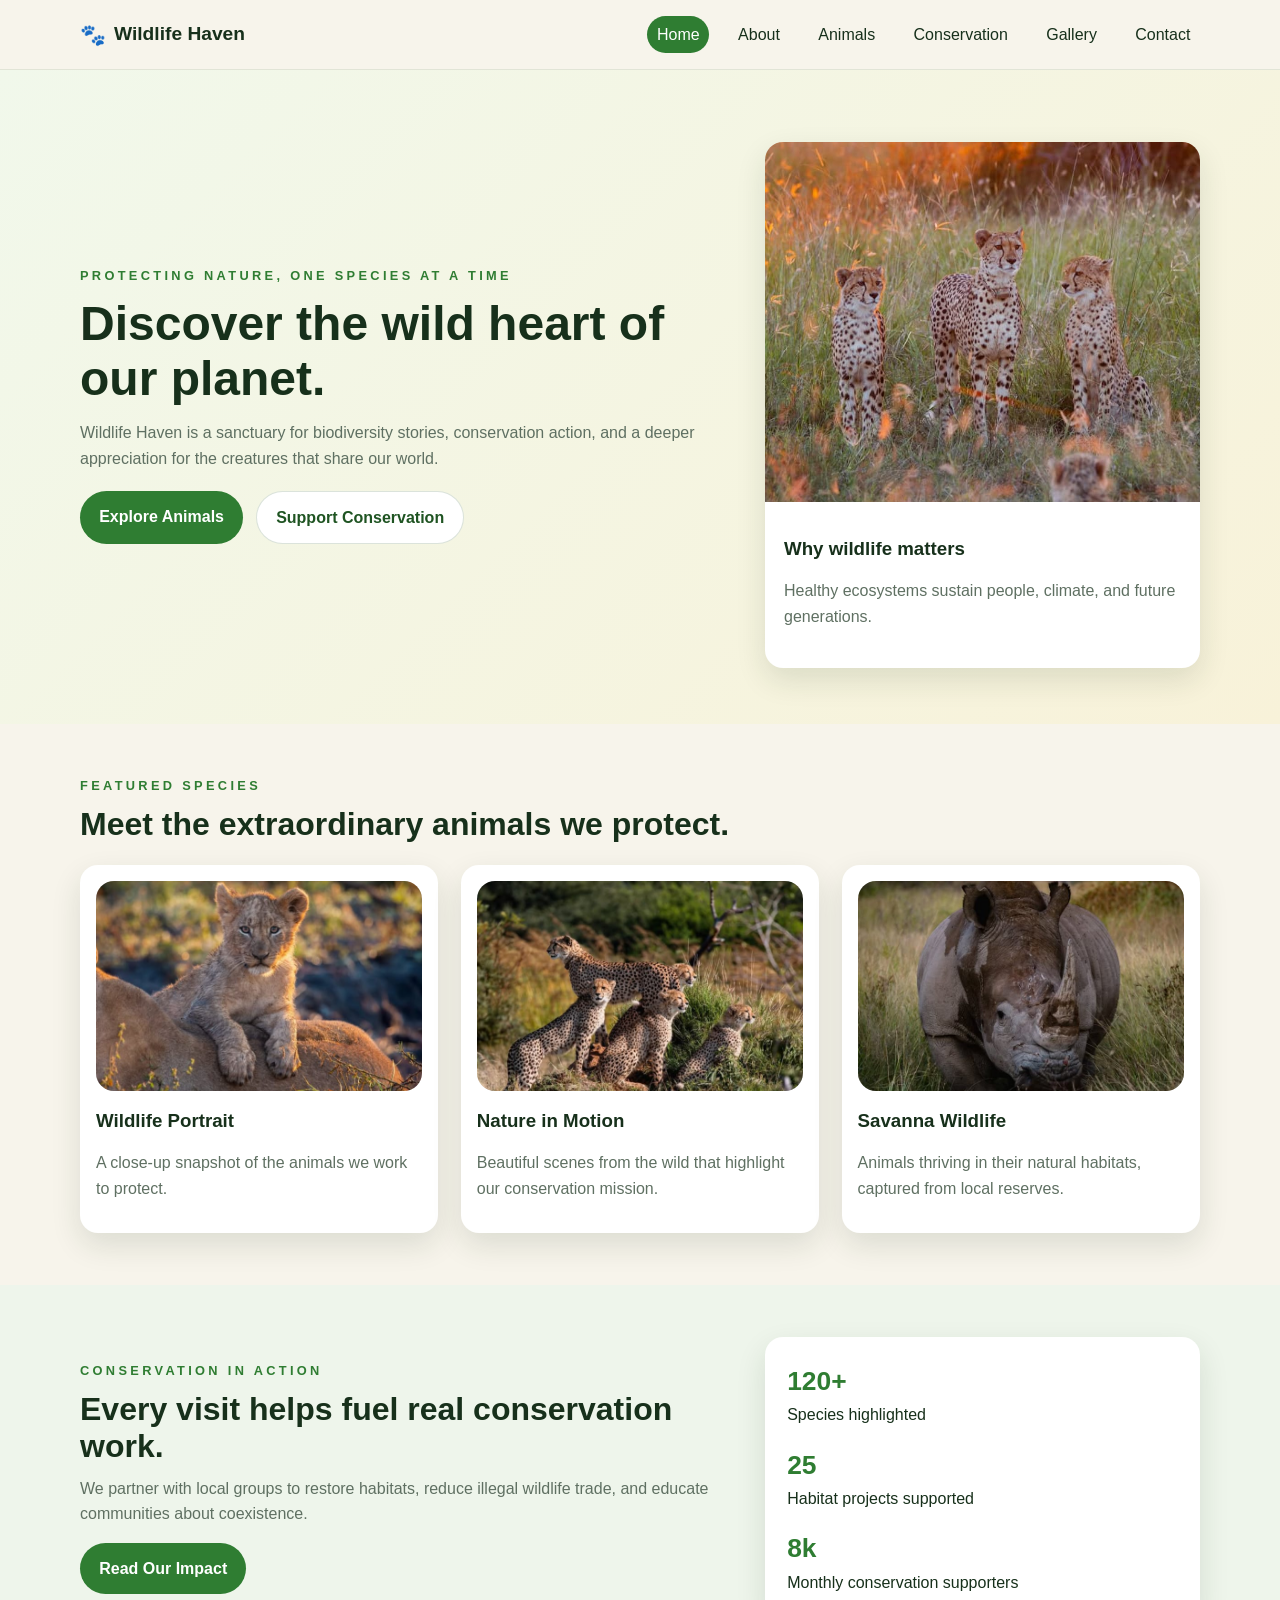
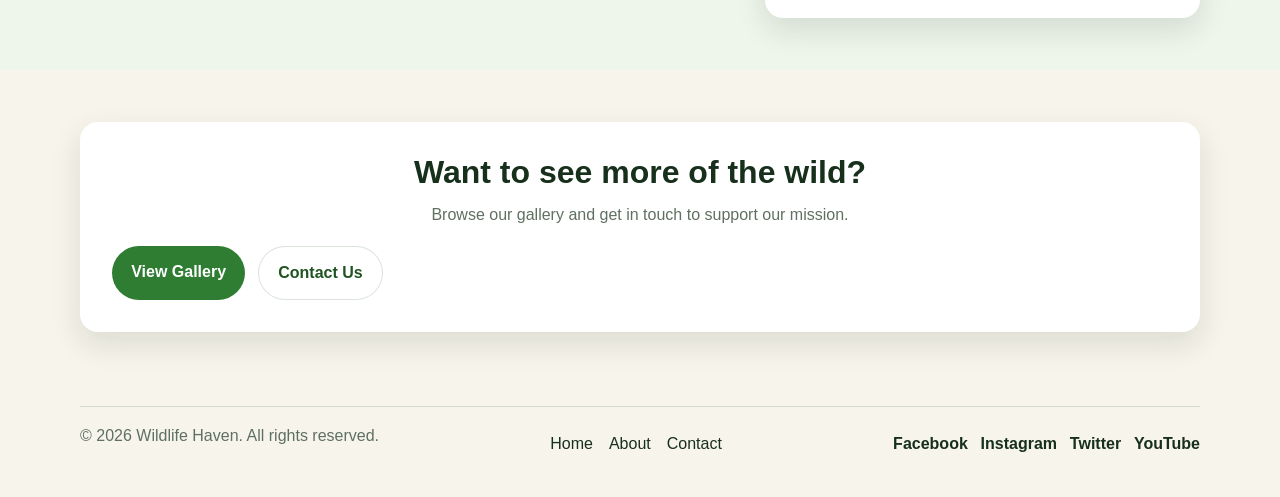
<file: index.html>
<!DOCTYPE html>
<html lang="en">
  <head>
    <meta charset="UTF-8" />
    <meta name="viewport" content="width=device-width, initial-scale=1.0" />
    <title>Wildlife Haven | Protecting Nature</title>
    <meta
      name="description"
      content="Explore a vibrant wildlife website dedicated to conservation, animal stories, and habitat protection."
    />
    <link rel="stylesheet" href="CSS/style.css" />
  </head>
  <body>
    <header class="site-header">
      <div class="container nav-wrap">
        <a class="brand" href="index.html"><span class="brand-mark">🐾</span>Wildlife Haven</a>
        <button class="nav-toggle" aria-label="Toggle navigation" aria-expanded="false">
          <span></span>
          <span></span>
          <span></span>
        </button>
        <nav class="site-nav">
          <a href="index.html" class="active">Home</a>
          <a href="about.html">About</a>
          <a href="animals.html">Animals</a>
          <a href="conservation.html">Conservation</a>
          <a href="gallery.html">Gallery</a>
          <a href="contact.html">Contact</a>
        </nav>
      </div>
    </header>

    <main>
      <section class="hero">
        <div class="container hero-grid">
          <div>
            <p class="eyebrow">Protecting nature, one species at a time</p>
            <h1>Discover the wild heart of our planet.</h1>
            <p>
              Wildlife Haven is a sanctuary for biodiversity stories, conservation action, and a deeper appreciation for the creatures that share our world.
            </p>
            <div class="hero-actions">
              <a class="btn btn-primary" href="animals.html">Explore Animals</a>
              <a class="btn btn-secondary" href="conservation.html">Support Conservation</a>
            </div>
          </div>
          <div class="hero-card">
            <img src="Images/WhatsApp Image 2026-06-30 at 12.41.30 AM.jpeg" alt="A majestic wildlife scene in nature" />
            <div class="hero-card-content">
              <h3>Why wildlife matters</h3>
              <p>Healthy ecosystems sustain people, climate, and future generations.</p>
            </div>
          </div>
        </div>
      </section>

      <section class="section">
        <div class="container">
          <div class="section-heading">
            <p class="eyebrow">Featured species</p>
            <h2>Meet the extraordinary animals we protect.</h2>
          </div>
          <div class="card-grid">
            <article class="card">
              <img src="Images/WhatsApp Image 2026-06-30 at 12.41.29 AM (1).jpeg" alt="Wildlife portrait" />
              <h3>Wildlife Portrait</h3>
              <p>A close-up snapshot of the animals we work to protect.</p>
            </article>
            <article class="card">
              <img src="Images/WhatsApp Image 2026-06-30 at 12.41.30 AM (3).jpeg" alt="Nature in motion" />
              <h3>Nature in Motion</h3>
              <p>Beautiful scenes from the wild that highlight our conservation mission.</p>
            </article>
            <article class="card">
              <img src="Images/WhatsApp Image 2026-06-30 at 12.41.31 AM (1).jpeg" alt="Savanna wildlife" />
              <h3>Savanna Wildlife</h3>
              <p>Animals thriving in their natural habitats, captured from local reserves.</p>
            </article>
          </div>
        </div>
      </section>

      <section class="section section-accent">
        <div class="container split-grid">
          <div>
            <p class="eyebrow">Conservation in action</p>
            <h2>Every visit helps fuel real conservation work.</h2>
            <p>
              We partner with local groups to restore habitats, reduce illegal wildlife trade, and educate communities about coexistence.
            </p>
            <a class="btn btn-primary" href="conservation.html">Read Our Impact</a>
          </div>
          <div class="stats-box">
            <div>
              <strong>120+</strong>
              <span>Species highlighted</span>
            </div>
            <div>
              <strong>25</strong>
              <span>Habitat projects supported</span>
            </div>
            <div>
              <strong>8k</strong>
              <span>Monthly conservation supporters</span>
            </div>
          </div>
        </div>
      </section>

      <section class="section">
        <div class="container callout-box">
          <h2>Want to see more of the wild?</h2>
          <p>Browse our gallery and get in touch to support our mission.</p>
          <div class="hero-actions">
            <a class="btn btn-primary" href="gallery.html">View Gallery</a>
            <a class="btn btn-secondary" href="contact.html">Contact Us</a>
          </div>
        </div>
      </section>
    </main>

    <footer class="site-footer">
      <div class="container footer-wrap">
        <p>© <span id="year"></span> Wildlife Haven. All rights reserved.</p>
        <div class="footer-links">
          <a href="index.html">Home</a>
          <a href="about.html">About</a>
          <a href="contact.html">Contact</a>
        </div>
        <div class="footer-social">
          <a href="https://facebook.com/WildlifeHaven" target="_blank" rel="noreferrer">Facebook</a>
          <a href="https://instagram.com/WildlifeHaven" target="_blank" rel="noreferrer">Instagram</a>
          <a href="https://twitter.com/WildlifeHaven" target="_blank" rel="noreferrer">Twitter</a>
          <a href="https://youtube.com/WildlifeHaven" target="_blank" rel="noreferrer">YouTube</a>
        </div>
      </div>
    </footer>

    <script src="JS/script.js"></script>
  </body>
</html>
</file>
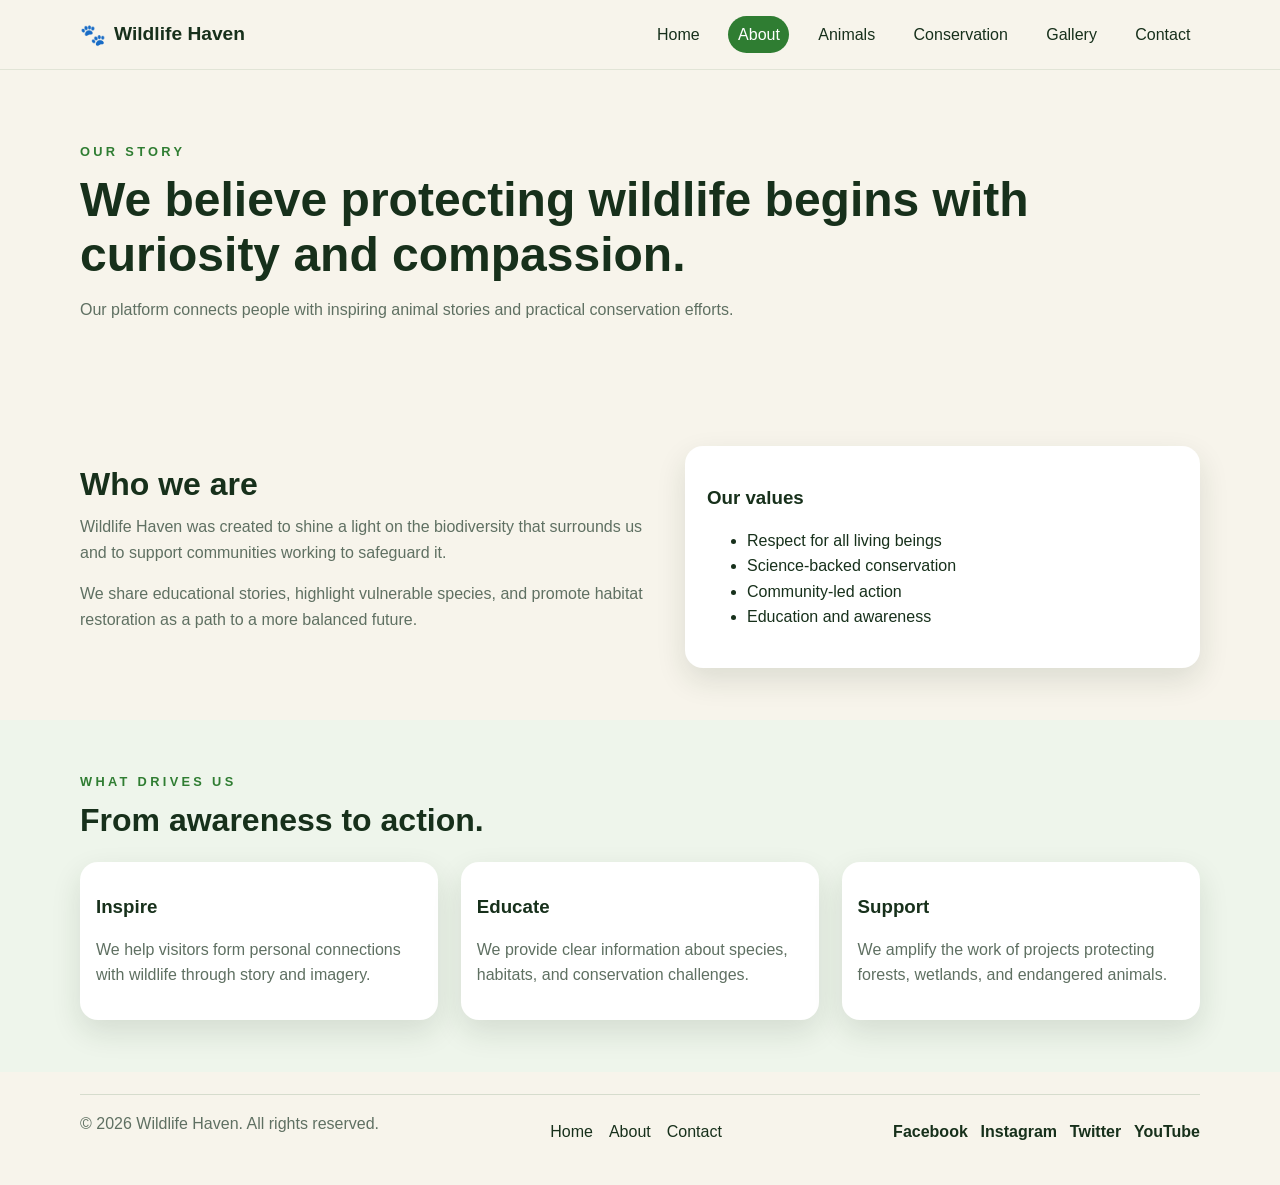
<file: about.html>
<!DOCTYPE html>
<html lang="en">
  <head>
    <meta charset="UTF-8" />
    <meta name="viewport" content="width=device-width, initial-scale=1.0" />
    <title>About Wildlife Haven</title>
    <meta name="description" content="Learn about Wildlife Haven and our mission to protect wildlife and habitats." />
    <link rel="stylesheet" href="CSS/style.css" />
  </head>
  <body>
    <header class="site-header">
      <div class="container nav-wrap">
        <a class="brand" href="index.html"><span class="brand-mark">🐾</span>Wildlife Haven</a>
        <button class="nav-toggle" aria-label="Toggle navigation" aria-expanded="false">
          <span></span><span></span><span></span>
        </button>
        <nav class="site-nav">
          <a href="index.html">Home</a>
          <a href="about.html" class="active">About</a>
          <a href="animals.html">Animals</a>
          <a href="conservation.html">Conservation</a>
          <a href="gallery.html">Gallery</a>
          <a href="contact.html">Contact</a>
        </nav>
      </div>
    </header>

    <main>
      <section class="page-hero">
        <div class="container">
          <p class="eyebrow">Our story</p>
          <h1>We believe protecting wildlife begins with curiosity and compassion.</h1>
          <p>Our platform connects people with inspiring animal stories and practical conservation efforts.</p>
        </div>
      </section>

      <section class="section">
        <div class="container about-grid">
          <div>
            <h2>Who we are</h2>
            <p>
              Wildlife Haven was created to shine a light on the biodiversity that surrounds us and to support communities working to safeguard it.
            </p>
            <p>
              We share educational stories, highlight vulnerable species, and promote habitat restoration as a path to a more balanced future.
            </p>
          </div>
          <div class="info-card">
            <h3>Our values</h3>
            <ul>
              <li>Respect for all living beings</li>
              <li>Science-backed conservation</li>
              <li>Community-led action</li>
              <li>Education and awareness</li>
            </ul>
          </div>
        </div>
      </section>

      <section class="section section-accent">
        <div class="container">
          <div class="section-heading">
            <p class="eyebrow">What drives us</p>
            <h2>From awareness to action.</h2>
          </div>
          <div class="card-grid">
            <article class="card">
              <h3>Inspire</h3>
              <p>We help visitors form personal connections with wildlife through story and imagery.</p>
            </article>
            <article class="card">
              <h3>Educate</h3>
              <p>We provide clear information about species, habitats, and conservation challenges.</p>
            </article>
            <article class="card">
              <h3>Support</h3>
              <p>We amplify the work of projects protecting forests, wetlands, and endangered animals.</p>
            </article>
          </div>
        </div>
      </section>
    </main>

    <footer class="site-footer">
      <div class="container footer-wrap">
        <p>© <span id="year"></span> Wildlife Haven. All rights reserved.</p>
        <div class="footer-links">
          <a href="index.html">Home</a>
          <a href="about.html">About</a>
          <a href="contact.html">Contact</a>
        </div>
        <div class="footer-social">
          <a href="https://facebook.com/WildlifeHaven" target="_blank" rel="noreferrer">Facebook</a>
          <a href="https://instagram.com/WildlifeHaven" target="_blank" rel="noreferrer">Instagram</a>
          <a href="https://twitter.com/WildlifeHaven" target="_blank" rel="noreferrer">Twitter</a>
          <a href="https://youtube.com/WildlifeHaven" target="_blank" rel="noreferrer">YouTube</a>
        </div>
      </div>
    </footer>

    <script src="JS/script.js"></script>
  </body>
</html>
</file>
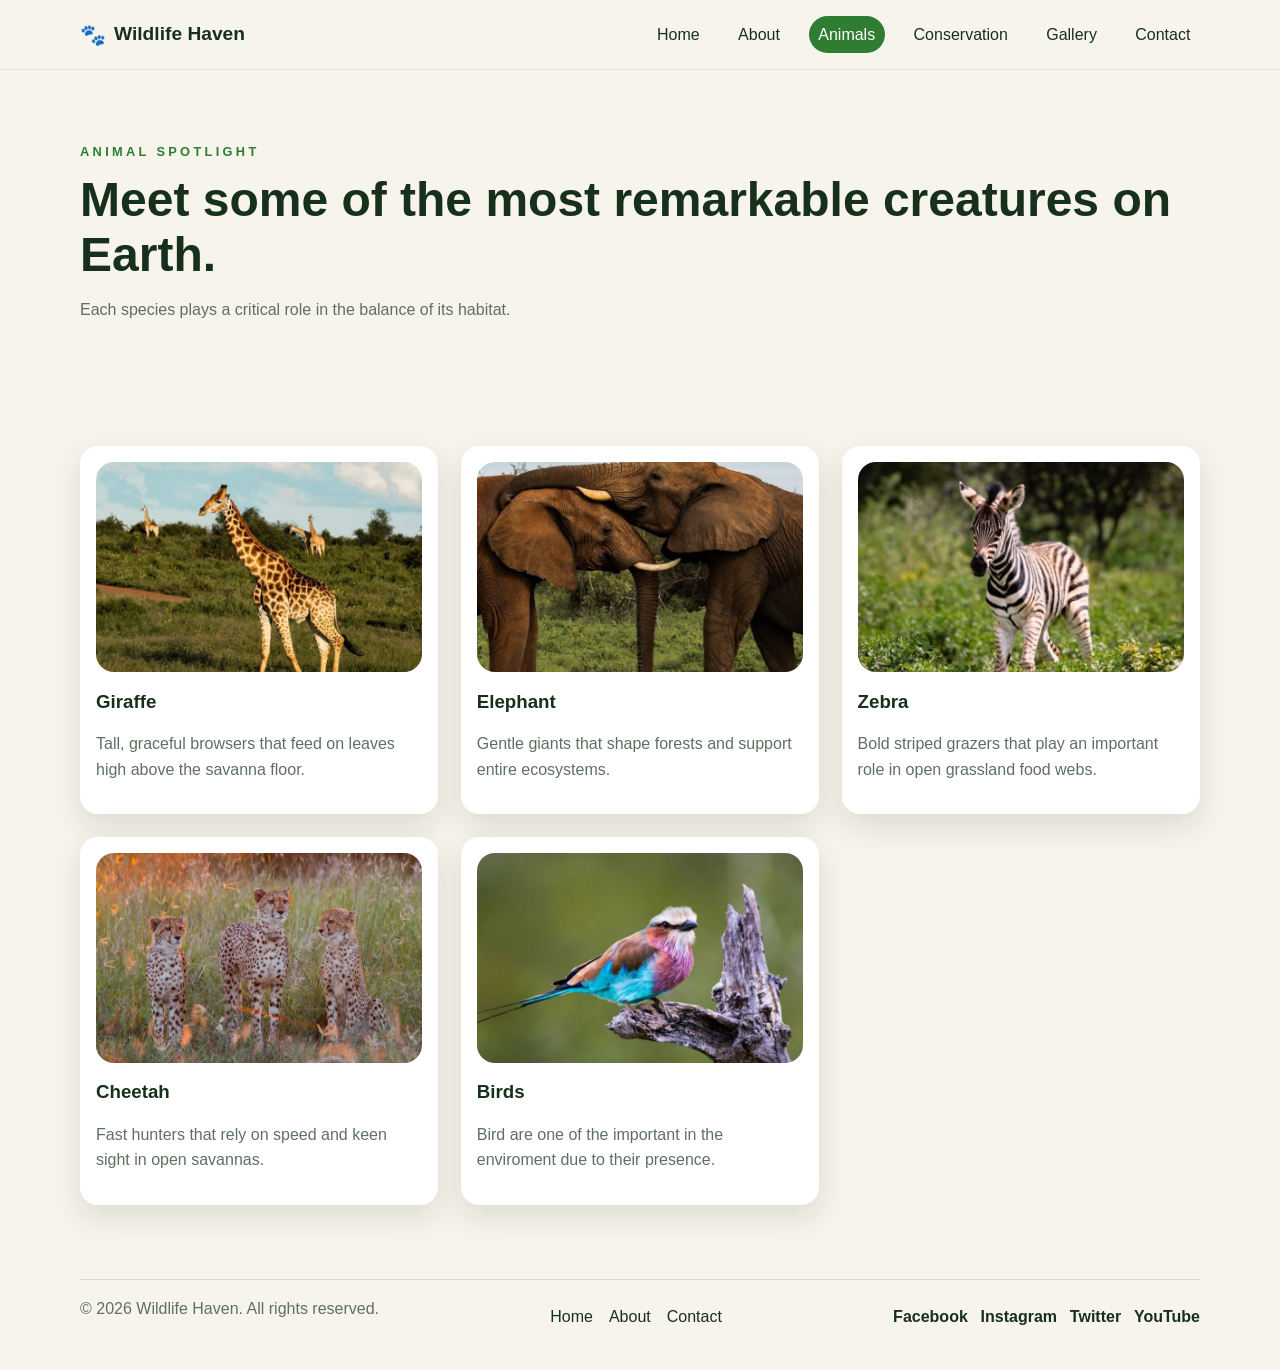
<file: animals.html>
<!DOCTYPE html>
<html lang="en">
  <head>
    <meta charset="UTF-8" />
    <meta name="viewport" content="width=device-width, initial-scale=1.0" />
    <title>Wildlife Animals</title>
    <meta name="description" content="Discover inspiring wildlife species and their habitats." />
    <link rel="stylesheet" href="CSS/style.css" />
  </head>
  <body>
    <header class="site-header">
      <div class="container nav-wrap">
        <a class="brand" href="index.html"><span class="brand-mark">🐾</span>Wildlife Haven</a>
        <button class="nav-toggle" aria-label="Toggle navigation" aria-expanded="false">
          <span></span><span></span><span></span>
        </button>
        <nav class="site-nav">
          <a href="index.html">Home</a>
          <a href="about.html">About</a>
          <a href="animals.html" class="active">Animals</a>
          <a href="conservation.html">Conservation</a>
          <a href="gallery.html">Gallery</a>
          <a href="contact.html">Contact</a>
        </nav>
      </div>
    </header>

    <main>
      <section class="page-hero">
        <div class="container">
          <p class="eyebrow">Animal spotlight</p>
          <h1>Meet some of the most remarkable creatures on Earth.</h1>
          <p>Each species plays a critical role in the balance of its habitat.</p>
        </div>
      </section>

      <section class="section">
        <div class="container card-grid">
          <article class="card">
            <img src="Images/WhatsApp Image 2026-06-30 at 12.41.30 AM (1).jpeg" alt="Giraffes in the wild" />
            <h3>Giraffe</h3>
            <p>Tall, graceful browsers that feed on leaves high above the savanna floor.</p>
          </article>
          <article class="card">
            <img src="Images/WhatsApp Image 2026-06-30 at 12.41.29 AM (3).jpeg" alt="Elephants in the wild" />
            <h3>Elephant</h3>
            <p>Gentle giants that shape forests and support entire ecosystems.</p>
          </article>
          <article class="card">
            <img src="Images/WhatsApp Image 2026-06-30 at 12.41.29 AM (2).jpeg" alt="Zebra on the plains" />
            <h3>Zebra</h3>
            <p>Bold striped grazers that play an important role in open grassland food webs.</p>
          </article>
          <article class="card">
            <img src="Images/WhatsApp Image 2026-06-30 at 12.41.30 AM (4).jpeg" alt="Cheetahs in the wild" />
            <h3>Cheetah</h3>
            <p>Fast hunters that rely on speed and keen sight in open savannas.</p>
          </article>
            <article class="card">
            <img src="Images/WhatsApp Image 2026-06-30 at 12.41.31 AM (2).jpeg" alt="Birds in the air" />
             <h3>Birds</h3>
             <p>Bird are one of the important in the enviroment due to their presence.</p>
          </article>
        </div>
      </section>
    </main>

    <footer class="site-footer">
      <div class="container footer-wrap">
        <p>© <span id="year"></span> Wildlife Haven. All rights reserved.</p>
        <div class="footer-links">
          <a href="index.html">Home</a>
          <a href="about.html">About</a>
          <a href="contact.html">Contact</a>
        </div>
        <div class="footer-social">
          <a href="https://facebook.com/WildlifeHaven" target="_blank" rel="noreferrer">Facebook</a>
          <a href="https://instagram.com/WildlifeHaven" target="_blank" rel="noreferrer">Instagram</a>
          <a href="https://twitter.com/WildlifeHaven" target="_blank" rel="noreferrer">Twitter</a>
          <a href="https://youtube.com/WildlifeHaven" target="_blank" rel="noreferrer">YouTube</a>
        </div>
      </div>
    </footer>

    <script src="JS/script.js"></script>
  </body>
</html>
</file>
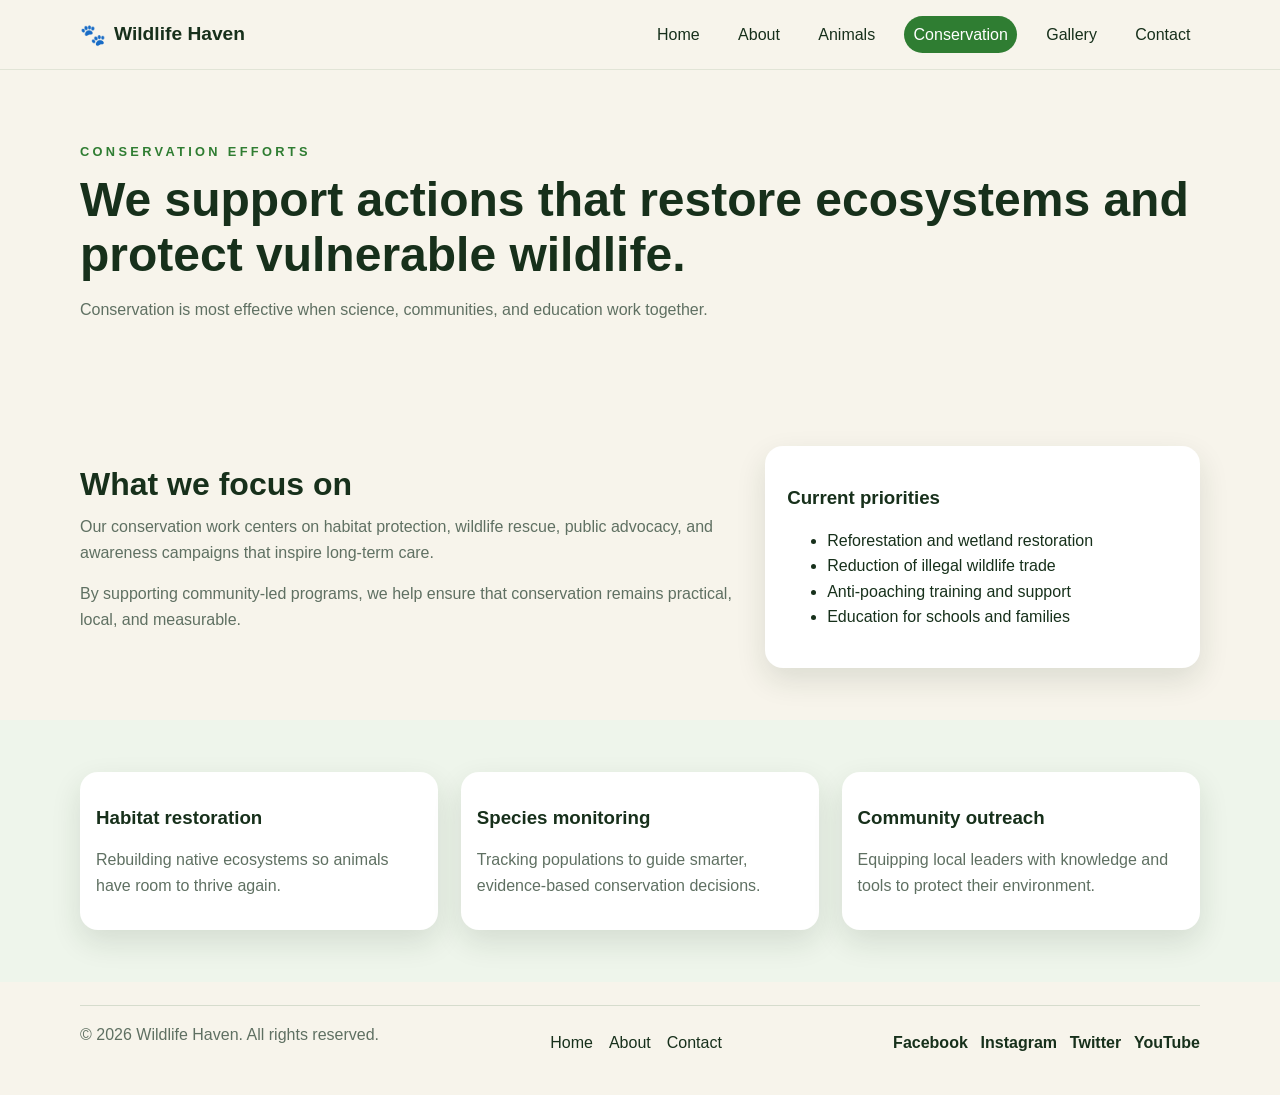
<file: conservation.html>
<!DOCTYPE html>
<html lang="en">
  <head>
    <meta charset="UTF-8" />
    <meta name="viewport" content="width=device-width, initial-scale=1.0" />
    <title>Conservation Efforts</title>
    <meta name="description" content="Learn about conservation initiatives that protect wildlife and habitat." />
    <link rel="stylesheet" href="CSS/style.css" />
  </head>
  <body>
    <header class="site-header">
      <div class="container nav-wrap">
        <a class="brand" href="index.html"><span class="brand-mark">🐾</span>Wildlife Haven</a>
        <button class="nav-toggle" aria-label="Toggle navigation" aria-expanded="false">
          <span></span><span></span><span></span>
        </button>
        <nav class="site-nav">
          <a href="index.html">Home</a>
          <a href="about.html">About</a>
          <a href="animals.html">Animals</a>
          <a href="conservation.html" class="active">Conservation</a>
          <a href="gallery.html">Gallery</a>
          <a href="contact.html">Contact</a>
        </nav>
      </div>
    </header>

    <main>
      <section class="page-hero">
        <div class="container">
          <p class="eyebrow">Conservation efforts</p>
          <h1>We support actions that restore ecosystems and protect vulnerable wildlife.</h1>
          <p>Conservation is most effective when science, communities, and education work together.</p>
        </div>
      </section>

      <section class="section">
        <div class="container split-grid">
          <div>
            <h2>What we focus on</h2>
            <p>
              Our conservation work centers on habitat protection, wildlife rescue, public advocacy, and awareness campaigns that inspire long-term care.
            </p>
            <p>
              By supporting community-led programs, we help ensure that conservation remains practical, local, and measurable.
            </p>
          </div>
          <div class="info-card">
            <h3>Current priorities</h3>
            <ul>
              <li>Reforestation and wetland restoration</li>
              <li>Reduction of illegal wildlife trade</li>
              <li>Anti-poaching training and support</li>
              <li>Education for schools and families</li>
            </ul>
          </div>
        </div>
      </section>

      <section class="section section-accent">
        <div class="container card-grid">
          <article class="card">
            <h3>Habitat restoration</h3>
            <p>Rebuilding native ecosystems so animals have room to thrive again.</p>
          </article>
          <article class="card">
            <h3>Species monitoring</h3>
            <p>Tracking populations to guide smarter, evidence-based conservation decisions.</p>
          </article>
          <article class="card">
            <h3>Community outreach</h3>
            <p>Equipping local leaders with knowledge and tools to protect their environment.</p>
          </article>
        </div>
      </section>
    </main>

    <footer class="site-footer">
      <div class="container footer-wrap">
        <p>© <span id="year"></span> Wildlife Haven. All rights reserved.</p>
        <div class="footer-links">
          <a href="index.html">Home</a>
          <a href="about.html">About</a>
          <a href="contact.html">Contact</a>
        </div>
        <div class="footer-social">
          <a href="https://facebook.com/WildlifeHaven" target="_blank" rel="noreferrer">Facebook</a>
          <a href="https://instagram.com/WildlifeHaven" target="_blank" rel="noreferrer">Instagram</a>
          <a href="https://twitter.com/WildlifeHaven" target="_blank" rel="noreferrer">Twitter</a>
          <a href="https://youtube.com/WildlifeHaven" target="_blank" rel="noreferrer">YouTube</a>
        </div>
      </div>
    </footer>

    <script src="JS/script.js"></script>
  </body>
</html>
</file>
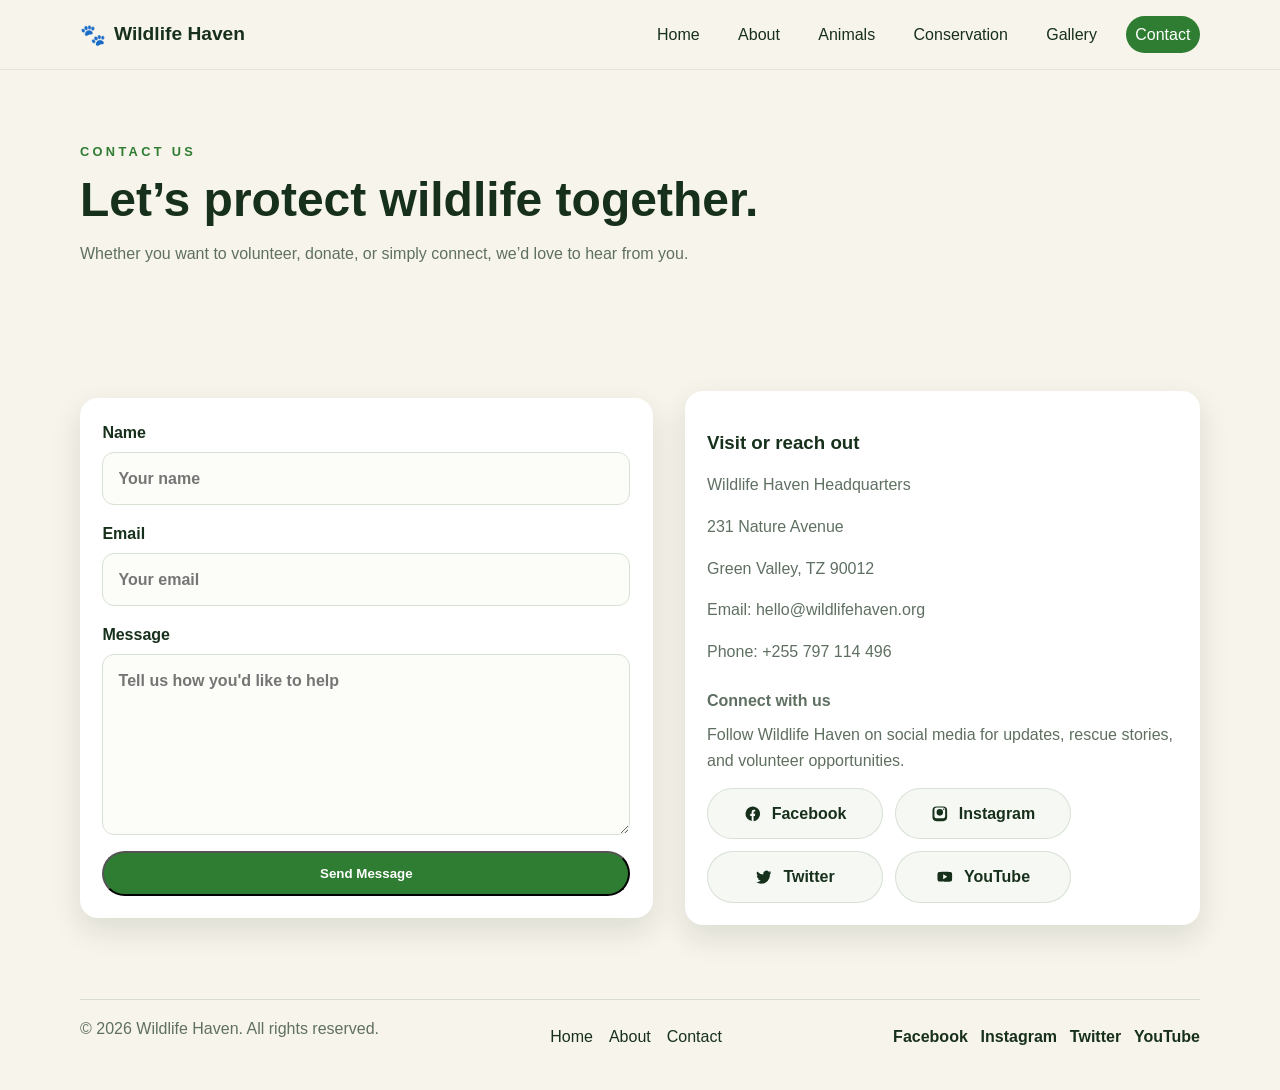
<file: contact.html>
<!DOCTYPE html>
<html lang="en">
  <head>
    <meta charset="UTF-8" />
    <meta name="viewport" content="width=device-width, initial-scale=1.0" />
    <title>Contact Wildlife Haven</title>
    <meta name="description" content="Get in touch with Wildlife Haven about wildlife, conservation, and volunteering." />
    <link rel="stylesheet" href="CSS/style.css" />
  </head>
  <body>
    <header class="site-header">
      <div class="container nav-wrap">
        <a class="brand" href="index.html"><span class="brand-mark">🐾</span>Wildlife Haven</a>
        <button class="nav-toggle" aria-label="Toggle navigation" aria-expanded="false">
          <span></span><span></span><span></span>
        </button>
        <nav class="site-nav">
          <a href="index.html">Home</a>
          <a href="about.html">About</a>
          <a href="animals.html">Animals</a>
          <a href="conservation.html">Conservation</a>
          <a href="gallery.html">Gallery</a>
          <a href="contact.html" class="active">Contact</a>
        </nav>
      </div>
    </header>

    <main>
      <section class="page-hero">
        <div class="container">
          <p class="eyebrow">Contact us</p>
          <h1>Let’s protect wildlife together.</h1>
          <p>Whether you want to volunteer, donate, or simply connect, we’d love to hear from you.</p>
        </div>
      </section>

      <section class="section">
        <div class="container contact-grid">
          <form class="contact-form" data-ajax="true">
            <label>
              Name
              <input type="text" name="name" placeholder="Your name" required />
            </label>
            <label>
              Email
              <input type="email" name="email" placeholder="Your email" required />
            </label>
            <label>
              Message
              <textarea name="message" rows="6" placeholder="Tell us how you'd like to help" required></textarea>
            </label>
            <button class="btn btn-primary" type="submit">Send Message</button>
          </form>
          <div class="info-card">
            <h3>Visit or reach out</h3>
            <p>Wildlife Haven Headquarters</p>
            <p>231 Nature Avenue</p>
            <p>Green Valley, TZ 90012</p>
            <p>Email: hello@wildlifehaven.org</p>
            <p>Phone: +255 797 114 496</p>
            <div class="social-section">
              <p class="social-label">Connect with us</p>
              <p class="social-copy">Follow Wildlife Haven on social media for updates, rescue stories, and volunteer opportunities.</p>
              <div class="social-links">
                <a href="https://facebook.com/WildlifeHaven" target="_blank" rel="noreferrer" class="social-link" aria-label="Visit Wildlife Haven on Facebook">
                  <svg class="social-icon" viewBox="0 0 24 24" aria-hidden="true"><path d="M22 12a10 10 0 1 0-11.5 9.9v-7h-2v-3h2v-2.3c0-2 1.2-3.1 3-3.1.9 0 1.8.2 1.8.2v2h-1c-1 0-1.2.5-1.2 1.1V12h2.1l-.3 3h-1.8v7A10 10 0 0 0 22 12" fill="currentColor"/></svg>
                  Facebook
                </a>
                <a href="https://instagram.com/WildlifeHaven" target="_blank" rel="noreferrer" class="social-link" aria-label="Visit Wildlife Haven on Instagram">
                  <svg class="social-icon" viewBox="0 0 24 24" aria-hidden="true"><path d="M7.5 2h9A5.5 5.5 0 0 1 22 7.5v9A5.5 5.5 0 0 1 16.5 22h-9A5.5 5.5 0 0 1 2 16.5v-9A5.5 5.5 0 0 1 7.5 2zm8.9 1.5h-8.8c-1.6 0-2.9 1.3-2.9 2.9v8.8c0 1.6 1.3 2.9 2.9 2.9h8.8c1.6 0 2.9-1.3 2.9-2.9v-8.8c0-1.6-1.3-2.9-2.9-2.9zm-4.4 2.1a4.4 4.4 0 1 1 0 8.8 4.4 4.4 0 0 1 0-8.8zm5.4-.8a1 1 0 1 1 0 2 1 1 0 0 1 0-2z" fill="currentColor"/><circle cx="12" cy="12" r="2.4" fill="currentColor"/></svg>
                  Instagram
                </a>
                <a href="https://twitter.com/WildlifeHaven" target="_blank" rel="noreferrer" class="social-link" aria-label="Visit Wildlife Haven on Twitter">
                  <svg class="social-icon" viewBox="0 0 24 24" aria-hidden="true"><path d="M22 5.7a8.5 8.5 0 0 1-2.4.7 4.2 4.2 0 0 0 1.9-2.3 8.4 8.4 0 0 1-2.7 1 4.2 4.2 0 0 0-7.3 3.8A11.9 11.9 0 0 1 3 4.9a4.2 4.2 0 0 0 1.3 5.6 4.1 4.1 0 0 1-1.9-.5v.1a4.2 4.2 0 0 0 3.4 4.1 4.1 4.1 0 0 1-1.9.1 4.2 4.2 0 0 0 3.9 2.9A8.4 8.4 0 0 1 2 19.5a11.9 11.9 0 0 0 6.4 1.9c7.7 0 11.9-6.4 11.9-12v-.6A8.6 8.6 0 0 0 22 5.7z" fill="currentColor"/></svg>
                  Twitter
                </a>
                <a href="https://youtube.com/WildlifeHaven" target="_blank" rel="noreferrer" class="social-link" aria-label="Visit Wildlife Haven on YouTube">
                  <svg class="social-icon" viewBox="0 0 24 24" aria-hidden="true"><path d="M21.8 7.2a2.5 2.5 0 0 0-1.7-1.7C18 5 12 5 12 5s-6 .1-8.1.5A2.5 2.5 0 0 0 2.2 7.2 26 26 0 0 0 2 12a26 26 0 0 0 .2 4.8 2.5 2.5 0 0 0 1.7 1.7c2.1.4 8.1.5 8.1.5s6-.1 8.1-.5a2.5 2.5 0 0 0 1.7-1.7A26 26 0 0 0 22 12a26 26 0 0 0-.2-4.8zm-12 8.3V8.5l5.5 3.5-5.5 3.5z" fill="currentColor"/></svg>
                  YouTube
                </a>
              </div>
            </div>
          </div>
        </div>
      </section>
    </main>

    <footer class="site-footer">
      <div class="container footer-wrap">
        <p>© <span id="year"></span> Wildlife Haven. All rights reserved.</p>
        <div class="footer-links">
          <a href="index.html">Home</a>
          <a href="about.html">About</a>
          <a href="contact.html">Contact</a>
        </div>
        <div class="footer-social">
          <a href="https://facebook.com/WildlifeHaven" target="_blank" rel="noreferrer">Facebook</a>
          <a href="https://instagram.com/WildlifeHaven" target="_blank" rel="noreferrer">Instagram</a>
          <a href="https://twitter.com/WildlifeHaven" target="_blank" rel="noreferrer">Twitter</a>
          <a href="https://youtube.com/WildlifeHaven" target="_blank" rel="noreferrer">YouTube</a>
        </div>
      </div>
    </footer>

    <script src="JS/script.js"></script>
  </body>
</html>
</file>
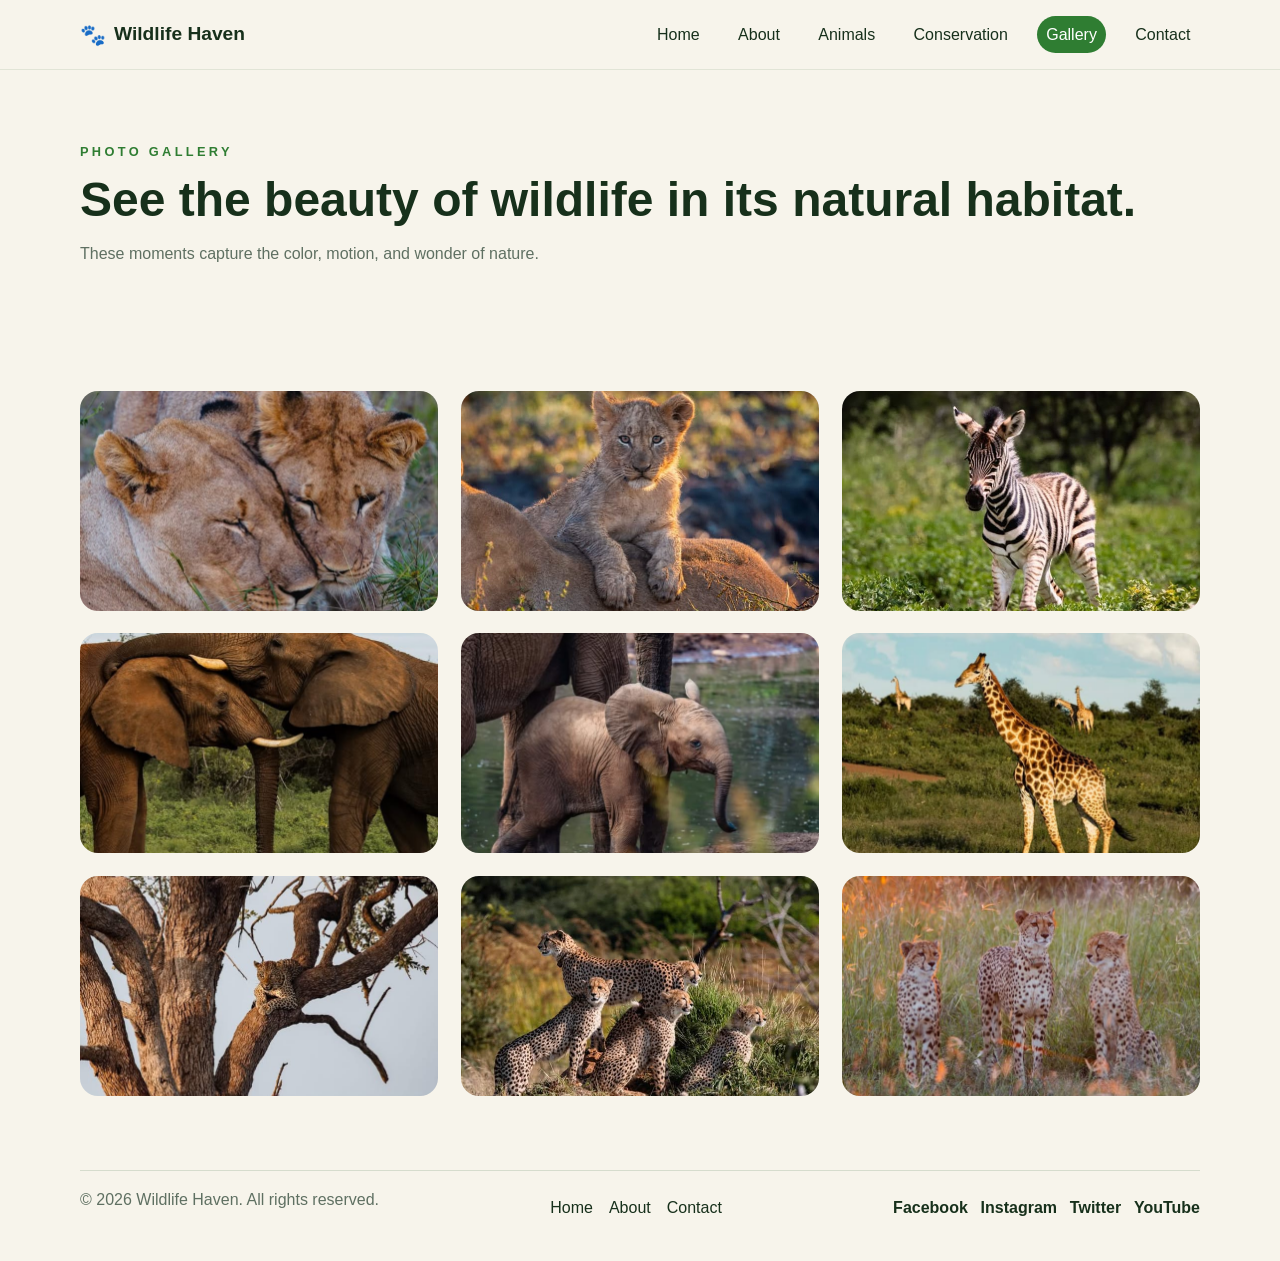
<file: gallery.html>
<!DOCTYPE html>
<html lang="en">
  <head>
    <meta charset="UTF-8" />
    <meta name="viewport" content="width=device-width, initial-scale=1.0" />
    <title>Wildlife Gallery</title>
    <meta name="description" content="Browse a gallery of stunning wildlife photos and habitat scenes." />
    <link rel="stylesheet" href="CSS/style.css" />
  </head>
  <body>
    <header class="site-header">
      <div class="container nav-wrap">
        <a class="brand" href="index.html"><span class="brand-mark">🐾</span>Wildlife Haven</a>
        <button class="nav-toggle" aria-label="Toggle navigation" aria-expanded="false">
          <span></span><span></span><span></span>
        </button>
        <nav class="site-nav">
          <a href="index.html">Home</a>
          <a href="about.html">About</a>
          <a href="animals.html">Animals</a>
          <a href="conservation.html">Conservation</a>
          <a href="gallery.html" class="active">Gallery</a>
          <a href="contact.html">Contact</a>
        </nav>
      </div>
    </header>

    <main>
      <section class="page-hero">
        <div class="container">
          <p class="eyebrow">Photo gallery</p>
          <h1>See the beauty of wildlife in its natural habitat.</h1>
          <p>These moments capture the color, motion, and wonder of nature.</p>
        </div>
      </section>

      <section class="section">
        <div class="container gallery-grid">
          <!-- GALLERY-IMAGES-START -->
          <img src="Images/WhatsApp Image 2026-06-30 at 12.41.28 AM.jpeg" alt="User photo" />
          <img src="Images/WhatsApp Image 2026-06-30 at 12.41.29 AM (1).jpeg" alt="User photo" />
          <img src="Images/WhatsApp Image 2026-06-30 at 12.41.29 AM (2).jpeg" alt="User photo" />
          <img src="Images/WhatsApp Image 2026-06-30 at 12.41.29 AM (3).jpeg" alt="User photo" />
          <img src="Images/WhatsApp Image 2026-06-30 at 12.41.29 AM.jpeg" alt="User photo" />
          <img src="Images/WhatsApp Image 2026-06-30 at 12.41.30 AM (1).jpeg" alt="User photo" />
          <img src="Images/WhatsApp Image 2026-06-30 at 12.41.30 AM (2).jpeg" alt="User photo" />
          <img src="Images/WhatsApp Image 2026-06-30 at 12.41.30 AM (3).jpeg" alt="User photo" />
          <img src="Images/WhatsApp Image 2026-06-30 at 12.41.30 AM (4).jpeg" alt="User photo" />
          <!-- GALLERY-IMAGES-END -->
        </div>
      </section>
    </main>

    <footer class="site-footer">
      <div class="container footer-wrap">
        <p>© <span id="year"></span> Wildlife Haven. All rights reserved.</p>
        <div class="footer-links">
          <a href="index.html">Home</a>
          <a href="about.html">About</a>
          <a href="contact.html">Contact</a>
        </div>
        <div class="footer-social">
          <a href="https://facebook.com/WildlifeHaven" target="_blank" rel="noreferrer">Facebook</a>
          <a href="https://instagram.com/WildlifeHaven" target="_blank" rel="noreferrer">Instagram</a>
          <a href="https://twitter.com/WildlifeHaven" target="_blank" rel="noreferrer">Twitter</a>
          <a href="https://youtube.com/WildlifeHaven" target="_blank" rel="noreferrer">YouTube</a>
        </div>
      </div>
    </footer>

    <script src="JS/script.js"></script>
  </body>
</html>
</file>
<file: CSS/style.css>
:root {
  --bg: #f7f4eb;
  --surface: #ffffff;
  --surface-2: #eef5eb;
  --accent: #2f7d32;
  --accent-dark: #1f5422;
  --text: #17301b;
  --muted: #5f7062;
  --shadow: 0 12px 30px rgba(23, 48, 27, 0.12);
  --radius: 18px;
}

* {
  box-sizing: border-box;
}

html {
  scroll-behavior: smooth;
}

body {
  margin: 0;
  font-family: "Segoe UI", Tahoma, Geneva, Verdana, sans-serif;
  color: var(--text);
  background: var(--bg);
  line-height: 1.6;
}

a {
  color: inherit;
  text-decoration: none;
}

img {
  display: block;
  width: 100%;
  border-radius: var(--radius);
  object-fit: cover;
}

.container {
  width: min(1120px, calc(100% - 2rem));
  margin: 0 auto;
}

.site-header {
  position: sticky;
  top: 0;
  z-index: 50;
  background: rgba(247, 244, 235, 0.95);
  backdrop-filter: blur(14px);
  border-bottom: 1px solid rgba(31, 84, 34, 0.1);
}

.nav-wrap {
  display: flex;
  align-items: center;
  justify-content: space-between;
  padding: 1rem 0;
}

.brand {
  font-size: 1.2rem;
  font-weight: 700;
  display: inline-flex;
  align-items: center;
  gap: 0.5rem;
}

.brand-mark {
  font-size: 1.3rem;
}

.site-nav {
  display: flex;
  gap: 1.2rem;
  align-items: center;
}

.site-nav a {
  padding: 0.35rem 0.6rem;
  border-radius: 999px;
  transition: background 0.25s ease, color 0.25s ease;
}

.site-nav a:hover,
.site-nav a.active {
  background: var(--accent);
  color: white;
}

.nav-toggle {
  display: none;
  background: transparent;
  border: 0;
  cursor: pointer;
  padding: 0.25rem;
}

.nav-toggle span {
  display: block;
  width: 24px;
  height: 2px;
  background: var(--text);
  margin: 5px 0;
}

.hero,
.page-hero {
  padding: 4.5rem 0 3.5rem;
}

.hero {
  background: linear-gradient(135deg, #f1f8eb, #f8f2d9);
}

.hero-grid,
.split-grid,
.about-grid,
.contact-grid {
  display: grid;
  gap: 2rem;
  align-items: center;
}

.hero-grid,
.split-grid {
  grid-template-columns: 1.2fr 0.8fr;
}

.about-grid,
.contact-grid {
  grid-template-columns: 1fr 0.9fr;
}

.eyebrow {
  text-transform: uppercase;
  letter-spacing: 0.26em;
  font-size: 0.8rem;
  font-weight: 700;
  color: var(--accent);
  margin-bottom: 0.6rem;
}

h1,
h2,
h3 {
  line-height: 1.15;
}

h1 {
  font-size: clamp(2rem, 4vw, 3rem);
  margin: 0 0 0.9rem;
}

h2 {
  font-size: clamp(1.6rem, 2.5vw, 2.2rem);
  margin: 0 0 0.7rem;
}

p {
  margin: 0 0 1rem;
  color: var(--muted);
}

.hero-actions {
  display: flex;
  flex-wrap: wrap;
  gap: 0.8rem;
  margin-top: 1.2rem;
}

.btn {
  display: inline-block;
  border-radius: 999px;
  padding: 0.8rem 1.2rem;
  font-weight: 600;
  transition: transform 0.2s ease, background 0.2s ease;
}

.btn:hover {
  transform: translateY(-2px);
}

.btn-primary {
  background: var(--accent);
  color: white;
}

.btn-primary:hover {
  background: var(--accent-dark);
}

.btn-secondary {
  background: white;
  color: var(--accent-dark);
  border: 1px solid rgba(31, 84, 34, 0.16);
}

.hero-card,
.info-card,
.callout-box,
.stats-box {
  background: var(--surface);
  border-radius: var(--radius);
  box-shadow: var(--shadow);
}

.hero-card {
  overflow: hidden;
}

.hero-card img {
  width: 100%;
  height: 100%;
  max-height: 360px;
  object-fit: cover;
  object-position: center;
  border-radius: 0;
}

.hero-card-content {
  padding: 1.1rem 1.2rem 1.4rem;
}

.section {
  padding: 3.25rem 0;
}

.section-accent {
  background: var(--surface-2);
}

.section-heading {
  margin-bottom: 1.4rem;
}

.card-grid,
.gallery-grid {
  display: grid;
  gap: 1.4rem;
}

.card-grid {
  grid-template-columns: repeat(3, minmax(0, 1fr));
}

.card {
  background: var(--surface);
  padding: 1rem;
  border-radius: var(--radius);
  box-shadow: var(--shadow);
}

.card img {
  height: 210px;
  margin-bottom: 1rem;
}

.stats-box {
  display: grid;
  gap: 1rem;
  padding: 1.4rem;
}

.stats-box strong {
  display: block;
  font-size: 1.65rem;
  color: var(--accent);
}

.callout-box {
  padding: 2rem;
  text-align: center;
}

.gallery-grid {
  grid-template-columns: repeat(3, minmax(0, 1fr));
}

.gallery-grid img {
  height: 220px;
}

.contact-form {
  display: grid;
  gap: 1rem;
  background: var(--surface);
  padding: 1.4rem;
  border-radius: var(--radius);
  box-shadow: var(--shadow);
}

label {
  display: grid;
  gap: 0.4rem;
  font-weight: 600;
}

input,
textarea {
  border: 1px solid #d7e2d5;
  border-radius: 12px;
  padding: 0.8rem 0.95rem;
  font: inherit;
  background: #fcfcf8;
}

.info-card {
  padding: 1.4rem;
}

.social-section {
  margin-top: 1.5rem;
}

.social-label {
  font-weight: 700;
  margin-bottom: 0.5rem;
}

.social-copy {
  margin-bottom: 0.9rem;
  color: #5f6f5f;
  line-height: 1.6;
}

.social-links {
  display: flex;
  flex-wrap: wrap;
  gap: 0.75rem;
}

.social-link {
  display: inline-flex;
  align-items: center;
  justify-content: center;
  gap: 0.65rem;
  min-width: 11rem;
  padding: 0.75rem 1rem;
  border-radius: 999px;
  background: #f6f8f3;
  color: var(--text);
  border: 1px solid rgba(31, 84, 34, 0.14);
  text-decoration: none;
  font-weight: 600;
  transition: transform 0.2s ease, background 0.2s ease, border-color 0.2s ease;
}

.social-icon {
  width: 1.1rem;
  height: 1.1rem;
  flex-shrink: 0;
}

.social-link:hover,
.social-link:focus-visible {
  transform: translateY(-1px);
  background: #eef4e8;
  border-color: rgba(31, 84, 34, 0.25);
  outline: none;
}

.site-footer {
  padding: 1.4rem 0 2rem;
}

.footer-wrap {
  display: flex;
  justify-content: space-between;
  align-items: center;
  border-top: 1px solid rgba(31, 84, 34, 0.15);
  padding-top: 1rem;
}

.footer-links {
  display: flex;
  gap: 1rem;
}

.footer-social {
  display: flex;
  flex-wrap: wrap;
  gap: 0.8rem;
  align-items: center;
}

.footer-social a {
  color: var(--text);
  text-decoration: none;
  transition: color 0.2s ease;
  font-weight: 600;
}

.footer-social a:hover,
.footer-social a:focus-visible {
  color: var(--accent);
  outline: none;
}

@media (max-width: 860px) {
  .hero-grid,
  .split-grid,
  .about-grid,
  .contact-grid,
  .card-grid,
  .gallery-grid {
    grid-template-columns: 1fr;
  }
}

@media (max-width: 680px) {
  .nav-toggle {
    display: inline-block;
  }

  .site-nav {
    position: absolute;
    right: 1rem;
    top: 3.8rem;
    display: none;
    flex-direction: column;
    align-items: flex-start;
    background: var(--surface);
    padding: 0.8rem;
    border-radius: 14px;
    box-shadow: var(--shadow);
  }

  .site-nav.is-open {
    display: flex;
  }

  .footer-wrap {
    flex-direction: column;
    align-items: flex-start;
    gap: 0.6rem;
  }
}
</file>
